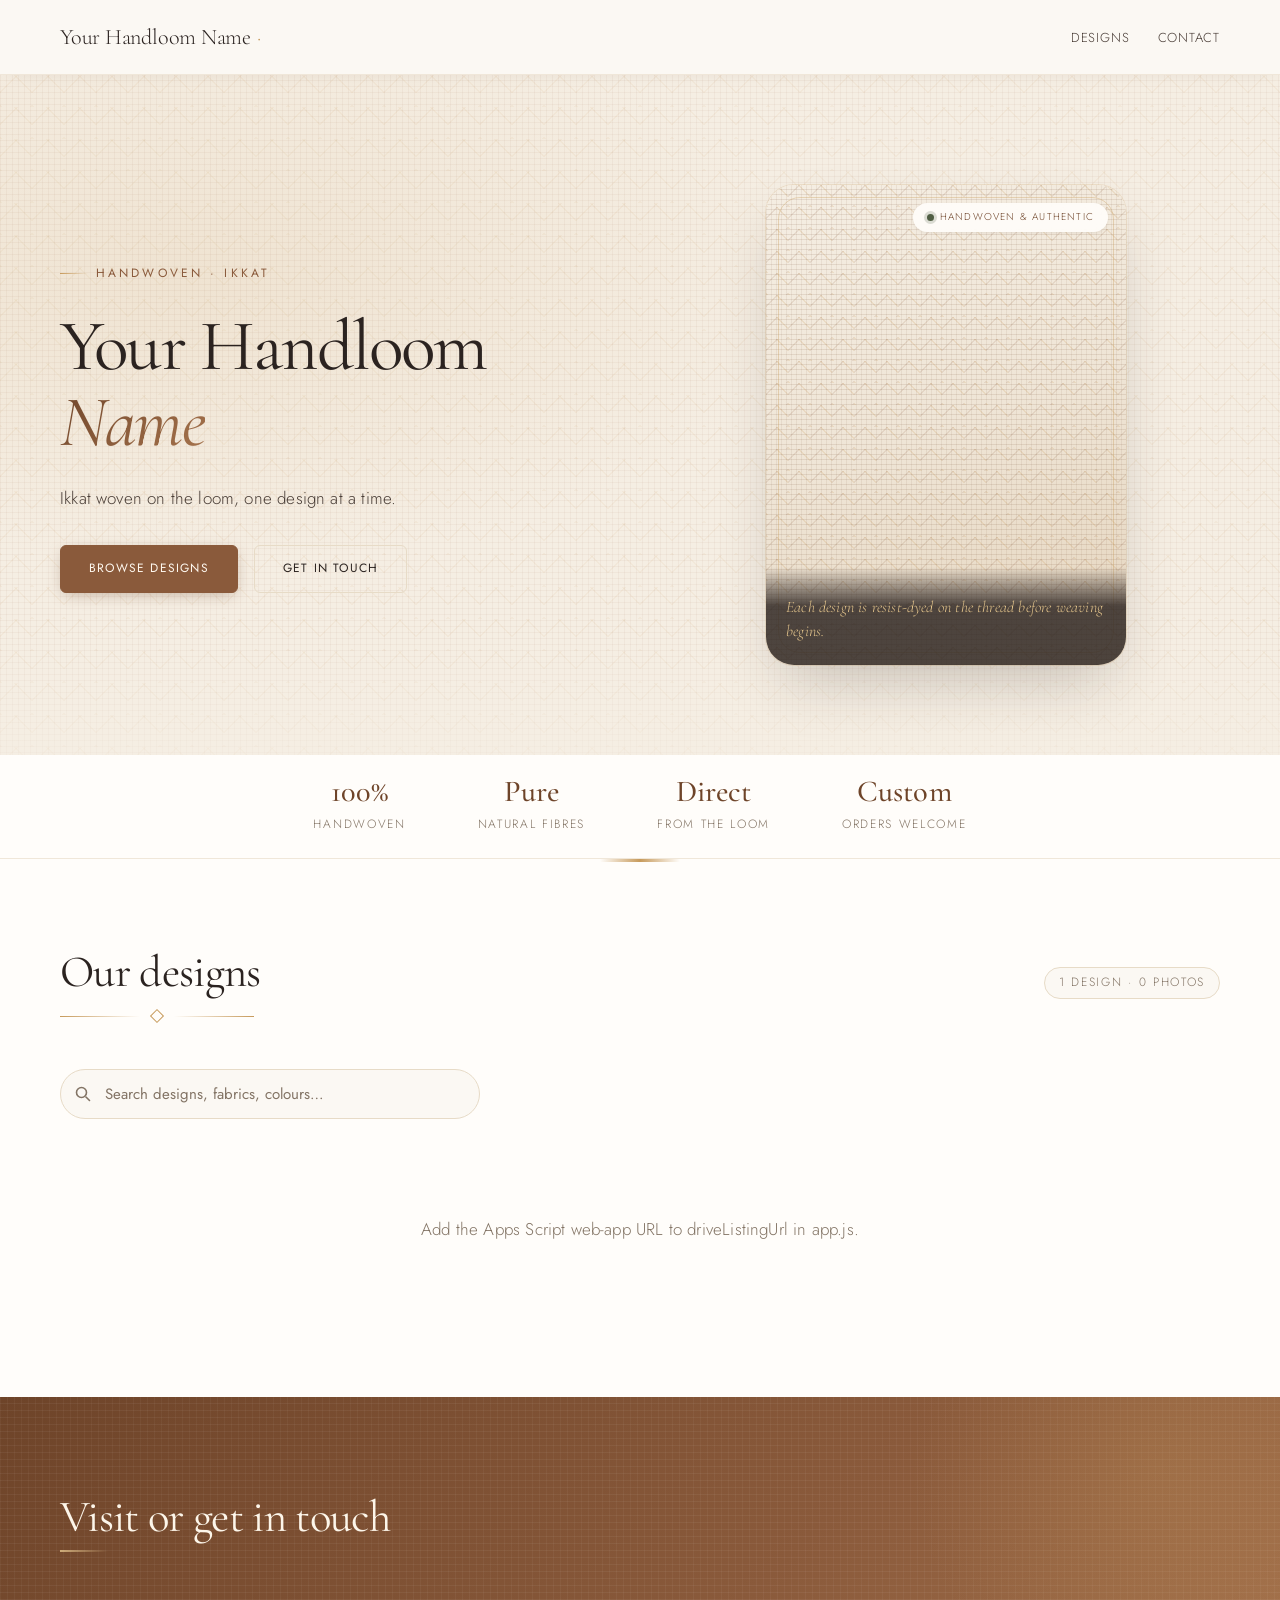
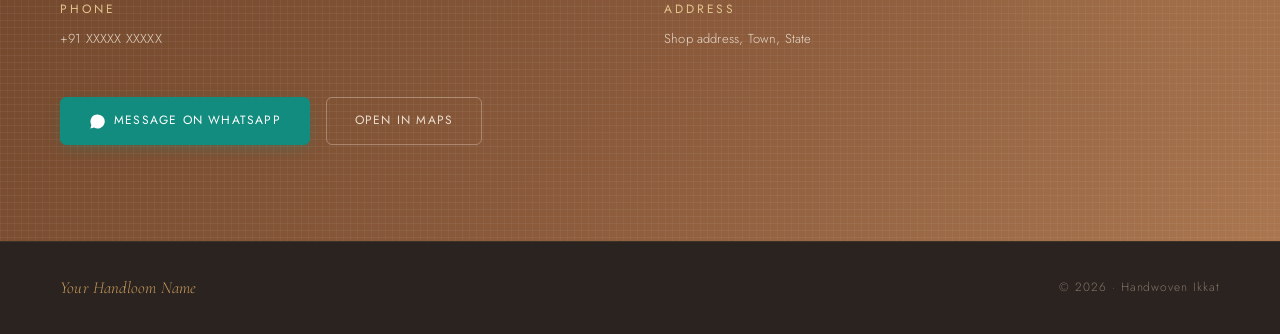
<file: index.html>
<!DOCTYPE html>
<html lang="en">
<head>
  <meta charset="UTF-8">
  <meta name="viewport" content="width=device-width, initial-scale=1, viewport-fit=cover">
  <title>Handloom Ikkat</title>
  <link rel="preconnect" href="https://fonts.googleapis.com">
  <link rel="preconnect" href="https://fonts.gstatic.com" crossorigin>
  <link href="https://fonts.googleapis.com/css2?family=Cormorant+Garamond:ital,wght@0,400;0,500;0,600;1,400;1,500&family=Jost:wght@300;400&display=swap" rel="stylesheet">
  <link rel="stylesheet" href="style.css">
</head>
<body>

<!-- NAV -->
<nav>
  <div class="nav-inner">
    <span class="nav-brand" id="navBrand">Your Handloom</span>
    <ul class="nav-links">
      <li><a href="#designs">Designs</a></li>
      <li><a href="#contact">Contact</a></li>
    </ul>
  </div>
</nav>

<!-- HERO -->
<header class="hero">
  <div class="hero-pattern" aria-hidden="true"></div>
  <div class="wrap hero-inner">
    <div class="hero-text">
      <span class="hero-kicker">Handwoven · Ikkat</span>
      <h1 id="shopName">Your<br><em>Handloom</em><br>Name</h1>
      <p class="hero-sub" id="tagline">Ikkat woven on the loom, one design at a time.</p>
      <div class="hero-actions">
        <a class="btn btn-gold" href="#designs">Browse designs</a>
        <a class="btn btn-ghost" href="#contact">Get in touch</a>
      </div>
    </div>
    <div class="hero-motif">
      <div class="motif-frame">
        <div class="motif-pattern"></div>
        <div class="hero-tag">
          <span class="hero-tag-dot"></span>Handwoven &amp; authentic
        </div>
        <div class="motif-caption">Each design is resist-dyed on the thread before weaving begins.</div>
      </div>
    </div>
  </div>
</header>

<!-- STATS BAR -->
<div class="stats-bar">
  <div class="stats-inner">
    <div class="stat-item"><strong>100%</strong><span>Handwoven</span></div>
    <div class="stat-item"><strong>Pure</strong><span>Natural fibres</span></div>
    <div class="stat-item"><strong>Direct</strong><span>From the loom</span></div>
    <div class="stat-item"><strong>Custom</strong><span>Orders welcome</span></div>
  </div>
</div>

<!-- GALLERY -->
<main>
  <section class="gallery-section" id="designs">
    <div class="wrap">
      <div class="section-head">
        <h2>Our designs</h2>
        <span class="count-tag" id="count"></span>
      </div>
      <div class="divider"><div class="divider-diamond"></div></div>
      <div id="notice"></div>
      <div class="search-row">
        <svg width="16" height="16" viewBox="0 0 16 16" fill="none" aria-hidden="true">
          <circle cx="6.5" cy="6.5" r="5" stroke="currentColor" stroke-width="1.6"/>
          <path d="M11 11l3.5 3.5" stroke="currentColor" stroke-width="1.6" stroke-linecap="round"/>
        </svg>
        <input type="search" id="searchInput" placeholder="Search designs, fabrics, colours…" aria-label="Search designs">
        <button class="clear-btn" id="clearBtn" aria-label="Clear search">×</button>
      </div>
      <ul class="grid" id="grid"></ul>
      <div class="no-results" id="noResults" hidden>
        No designs match "<span id="noResultsQ"></span>". Try a different keyword.
      </div>
      <div class="state" id="state">Loading designs…</div>
    </div>
  </section>

  <!-- CONTACT -->
  <section class="contact-section" id="contact">
    <div class="wrap">
      <h2>Visit or get in touch</h2>
      <div class="contact-divider"></div>
      <div class="contact-cols">
        <div>
          <div class="contact-label">Phone</div>
          <p class="contact-val"><a id="phoneLink" href="#"></a></p>
        </div>
        <div>
          <div class="contact-label">Address</div>
          <p class="contact-val" id="address"></p>
        </div>
      </div>
      <div class="contact-actions">
        <a class="btn btn-wa" id="waGeneral" href="#" target="_blank" rel="noopener">
          <svg width="17" height="17" viewBox="0 0 24 24" fill="currentColor" aria-hidden="true"><path d="M17.47 14.38c-.3-.15-1.76-.87-2.03-.97-.27-.1-.47-.15-.67.15-.2.3-.77.97-.94 1.17-.17.2-.35.22-.65.07a8.17 8.17 0 01-4.04-3.53c-.3-.52.3-.49.87-1.62a.55.55 0 00-.03-.52c-.07-.15-.67-1.61-.92-2.2-.24-.58-.49-.5-.67-.51H7.9c-.17 0-.45.06-.69.31-.24.25-.91.89-.91 2.17s.93 2.52 1.06 2.7c.13.17 1.83 2.8 4.44 3.92.62.27 1.1.43 1.48.55.62.2 1.19.17 1.63.1.5-.07 1.53-.62 1.75-1.23.22-.6.22-1.12.15-1.23-.07-.1-.27-.17-.57-.32zM12 2a10 10 0 00-8.68 14.94L2 22l5.19-1.36A10 10 0 1012 2z"/></svg>
          Message on WhatsApp
        </a>
        <a class="btn btn-ghost-light" id="mapLink" href="#" target="_blank" rel="noopener">Open in Maps</a>
      </div>
    </div>
  </section>
</main>

<!-- FOOTER -->
<footer>
  <div class="footer-inner">
    <span class="footer-brand" id="footName">Your Handloom</span>
    <span class="footer-tagline">© <span id="year"></span> · Handwoven Ikkat</span>
  </div>
</footer>

<!-- DIALOG -->
<dialog id="dlg" aria-labelledby="dlgTitle">
  <div class="dlg">
    <div class="dlg-media">
      <img class="main-img" id="dlgMain" alt="">
      <div class="thumbs" id="dlgThumbs"></div>
    </div>
    <div class="dlg-body">
      <button class="close" id="dlgClose" aria-label="Close">✕</button>
      <div class="dlg-kicker">Handwoven Ikkat</div>
      <h3 id="dlgTitle"></h3>
      <p class="dlg-price" id="dlgPrice"></p>
      <p class="dlg-desc" id="dlgDesc"></p>
      <dl id="dlgDetails"></dl>
      <div class="dlg-footer">
        <a class="btn btn-wa" id="dlgWa" href="#" target="_blank" rel="noopener" style="width:100%;justify-content:center;">
          Ask about this design on WhatsApp
        </a>
      </div>
    </div>
  </div>
</dialog>

<script src="app.js"></script>
</body>
</html>
</file>
<file: style.css>
/* ==========================================================================
   Handloom Ikkat — style.css  (WeaveHeritage tokens + enhanced visuals)
   ========================================================================== */

/* --- Tokens ------------------------------------------------------------- */
:root {
  --cream:        #FBF8F3;
  --cream-2:      #F5EEE3;
  --cream-3:      #EFE5D6;
  --paper:        #FFFDFA;
  --line:         #E7DBC7;
  --line-soft:    #F0E7D9;

  --ink:          #2B2320;
  --ink-2:        #4A3E37;
  --muted:        #837465;

  --brown:        #8A5A3B;
  --brown-d:      #6E4429;
  --brown-l:      #A9764F;
  --gold:         #C79A5B;
  --gold-l:       #E3C48C;
  --terra:        #B4573A;
  --moss:         #4F5D42;
  --indigo:       #2C3E63;

  --font-display: "Cormorant Garamond", Georgia, serif;
  --font-body:    "Jost", "DM Sans", system-ui, sans-serif;

  --fs-xs:   0.75rem;
  --fs-sm:   0.8125rem;
  --fs-base: 0.9375rem;
  --fs-md:   1.0625rem;
  --fs-lg:   1.375rem;
  --fs-xl:   1.75rem;
  --fs-2xl:  2.25rem;
  --fs-3xl:  3rem;
  --fs-4xl:  clamp(2.8rem, 6vw, 4.5rem);

  --sp-1:4px; --sp-2:8px; --sp-3:12px; --sp-4:16px;
  --sp-5:24px; --sp-6:32px; --sp-7:48px; --sp-8:64px; --sp-9:96px;

  --r-sm:6px; --r-md:12px; --r-lg:20px; --r-xl:28px; --r-pill:999px;

  --shadow-sm: 0 1px 3px rgba(43,35,32,.07);
  --shadow-md: 0 8px 24px -6px rgba(43,35,32,.16);
  --shadow-lg: 0 28px 64px -20px rgba(43,35,32,.26);
  --shadow-gold: 0 8px 32px -8px rgba(199,154,91,.35);

  --ease: cubic-bezier(.22,.61,.36,1);
  --dur:  .35s;

  --header-h: 74px;
  --wrap:     1240px;
  --gutter:   clamp(16px, 4vw, 40px);
  --grid-gap: clamp(16px, 2vw, 28px);

  color-scheme: light;
}

@media (max-width: 600px) {
  :root { --header-h:62px; --sp-7:36px; --sp-8:48px; --sp-9:64px; }
}

/* --- Reset -------------------------------------------------------------- */
*,*::before,*::after { box-sizing:border-box; margin:0; }
html { scroll-behavior:smooth; -webkit-text-size-adjust:100%; }
body {
  background: var(--cream);
  color: var(--ink);
  font-family: var(--font-body);
  font-size: var(--fs-base);
  line-height: 1.65;
  font-weight: 300;
  letter-spacing: .012em;
  -webkit-font-smoothing: antialiased;
  overflow-x: hidden;
  padding: env(safe-area-inset-top,0) env(safe-area-inset-right,0) env(safe-area-inset-bottom,0) env(safe-area-inset-left,0);
}
img,svg,video { display:block; max-width:100%; }
[hidden] { display:none!important; }
button { background:none; border:0; cursor:pointer; font:inherit; color:inherit; }
a { color:inherit; text-decoration:none; }
ul,ol { margin:0; padding:0; list-style:none; }
:focus-visible { outline:2px solid var(--brown); outline-offset:3px; border-radius:var(--r-sm); }
::selection { background:var(--gold-l); color:var(--ink); }

/* --- Typography --------------------------------------------------------- */
h1,h2,h3,h4 {
  font-family: var(--font-display);
  font-weight: 400;
  line-height: 1.1;
  letter-spacing: -.015em;
  color: var(--ink);
  margin: 0;
}
h1 { font-size: var(--fs-4xl); }
h2 { font-size: clamp(2rem,3.5vw,var(--fs-3xl)); }
h3 { font-size: var(--fs-lg); }
p  { margin:0; }

/* --- Layout ------------------------------------------------------------- */
.wrap {
  width: 100%;
  max-width: var(--wrap);
  margin-inline: auto;
  padding-inline: var(--gutter);
}

/* ── NAV ─────────────────────────────────────────────────────── */
nav {
  position: sticky;
  top: env(safe-area-inset-top,0);
  z-index: 60;
  background: color-mix(in srgb, var(--cream) 90%, transparent);
  backdrop-filter: blur(18px);
  -webkit-backdrop-filter: blur(18px);
  border-bottom: 1px solid var(--line-soft);
  box-shadow: 0 2px 20px -10px rgba(43,35,32,.15);
}
.nav-inner {
  display: flex;
  align-items: center;
  justify-content: space-between;
  gap: var(--sp-5);
  min-height: var(--header-h);
  max-width: var(--wrap);
  margin: 0 auto;
  padding-inline: var(--gutter);
}
.nav-brand {
  font-family: var(--font-display);
  font-size: 1.38rem;
  letter-spacing: -.01em;
  color: var(--ink);
  position: relative;
}
.nav-brand::after {
  content: '·';
  margin-left: 6px;
  color: var(--gold);
}
.nav-links { display:flex; gap:clamp(14px,2.2vw,32px); list-style:none; padding:0; }
.nav-links a {
  position: relative;
  font-size: var(--fs-sm);
  letter-spacing: .06em;
  text-transform: uppercase;
  padding-block: 6px;
  color: var(--ink-2);
  transition: color var(--dur) var(--ease);
}
.nav-links a::after {
  content:"";
  position:absolute;
  left:0; bottom:0;
  width:0; height:1.5px;
  background: linear-gradient(90deg, var(--brown), var(--gold));
  border-radius: 2px;
  transition: width var(--dur) var(--ease);
}
.nav-links a:hover { color:var(--brown-d); }
.nav-links a:hover::after { width:100%; }
@media (max-width:560px) { .nav-links { display:none; } }

/* ── HERO ────────────────────────────────────────────────────── */
.hero {
  position: relative;
  overflow: hidden;
  background: var(--cream-2);
  padding-block: clamp(64px,9vw,110px) clamp(56px,7vw,90px);
}

/* Layered fabric texture background */
.hero-pattern {
  position: absolute;
  inset: 0;
  pointer-events: none;
  background:
    repeating-linear-gradient(
      0deg, rgba(138,90,59,.055) 0 1px, transparent 1px 6px),
    repeating-linear-gradient(
      90deg, rgba(138,90,59,.055) 0 1px, transparent 1px 6px),
    repeating-linear-gradient(
      45deg, rgba(199,154,91,.07) 0 1.5px, transparent 1.5px 32px),
    repeating-linear-gradient(
      -45deg, rgba(199,154,91,.07) 0 1.5px, transparent 1.5px 32px);
  background-size: 6px 6px, 6px 6px, 32px 32px, 32px 32px;
}
/* warm glow top-left */
.hero::before {
  content:"";
  position:absolute;
  inset:0;
  background: radial-gradient(ellipse 70% 60% at 15% 30%,
    rgba(199,154,91,.13) 0%, transparent 70%);
  pointer-events:none;
}
/* soft vignette bottom */
.hero::after {
  content:"";
  position:absolute;
  inset:auto 0 0 0;
  height:120px;
  background: linear-gradient(to bottom, transparent, rgba(245,238,227,.6));
  pointer-events:none;
}

.hero-inner {
  position: relative;
  z-index: 1;
  display: grid;
  grid-template-columns: 1fr 1fr;
  align-items: center;
  gap: clamp(32px,5vw,72px);
}

.hero-kicker {
  display: inline-flex;
  align-items: center;
  gap: 8px;
  font-size: var(--fs-xs);
  letter-spacing: .26em;
  text-transform: uppercase;
  color: var(--brown);
  font-weight: 400;
  margin-bottom: var(--sp-5);
}
.hero-kicker::before {
  content:"";
  width:28px; height:1px;
  background: linear-gradient(90deg, var(--gold), transparent);
}

.hero h1 {
  font-size: var(--fs-4xl);
  font-weight: 400;
  line-height: 1.06;
  letter-spacing: -.025em;
  color: var(--ink);
  margin-bottom: var(--sp-5);
}
.hero h1 em {
  font-style: italic;
  color: var(--brown);
  background: linear-gradient(135deg, var(--brown-d), var(--brown-l));
  -webkit-background-clip: text;
  -webkit-text-fill-color: transparent;
  background-clip: text;
}
.hero-sub {
  font-size: var(--fs-md);
  color: var(--ink-2);
  max-width: 38ch;
  line-height: 1.7;
  margin-bottom: var(--sp-6);
}
.hero-actions { display:flex; gap:var(--sp-4); flex-wrap:wrap; align-items:center; }

/* Hero motif frame */
.hero-motif { position:relative; display:flex; justify-content:center; }
.motif-frame {
  width: min(360px,100%);
  aspect-ratio: 3/4;
  border-radius: var(--r-xl);
  position: relative;
  overflow: hidden;
  box-shadow:
    var(--shadow-lg),
    0 0 0 1px rgba(199,154,91,.2),
    inset 0 1px 0 rgba(255,255,255,.6);
}
/* Woven fabric texture in motif */
.motif-pattern {
  width:100%; height:100%; display:block;
  background-color: var(--cream-3);
  background-image:
    repeating-linear-gradient(
      0deg, rgba(110,68,41,.12) 0 1px, transparent 1px 5px),
    repeating-linear-gradient(
      90deg, rgba(110,68,41,.08) 0 1px, transparent 1px 5px),
    repeating-linear-gradient(
      45deg, rgba(199,154,91,.18) 0 2px, transparent 2px 22px),
    repeating-linear-gradient(
      -45deg, rgba(138,90,59,.12) 0 2px, transparent 2px 22px),
    linear-gradient(160deg, var(--cream-2) 0%, var(--cream-3) 50%, #e5d5be 100%);
  background-size: 5px 5px, 5px 5px, 22px 22px, 22px 22px, 100% 100%;
}
/* Gold border accent */
.motif-frame::before {
  content:"";
  position:absolute;
  inset:12px;
  border:1px solid rgba(199,154,91,.35);
  border-radius:calc(var(--r-xl) - 6px);
  z-index:2;
  pointer-events:none;
}
.motif-caption {
  position:absolute;
  bottom:0; left:0; right:0;
  padding:28px 20px 22px;
  background: linear-gradient(to top, rgba(43,35,32,.82) 60%, transparent);
  font-family: var(--font-display);
  font-style: italic;
  font-size: 1rem;
  line-height: 1.5;
  color: var(--gold-l);
  z-index: 3;
}

/* Floating decorative tag */
.motif-frame .hero-tag {
  position:absolute;
  top:18px; right:18px;
  z-index:4;
  background: rgba(255,253,250,.92);
  backdrop-filter: blur(8px);
  border-radius: var(--r-pill);
  padding:6px 14px;
  font-size:10px;
  letter-spacing:.12em;
  text-transform:uppercase;
  color:var(--brown-d);
  box-shadow:var(--shadow-sm);
  display:flex; align-items:center; gap:6px;
}
.hero-tag-dot {
  width:7px; height:7px;
  border-radius:50%;
  background: var(--moss);
  box-shadow: 0 0 0 3px rgba(79,93,66,.2);
}

@media (max-width:780px) {
  .hero-inner { grid-template-columns:1fr; }
  .hero-motif { display:none; }
}

/* ── STATS BAR ───────────────────────────────────────────────── */
.stats-bar {
  background: var(--paper);
  border-bottom: 1px solid var(--line-soft);
  padding-block: 22px;
}
.stats-inner {
  display: flex;
  justify-content: center;
  gap: clamp(28px,6vw,72px);
  flex-wrap: wrap;
  max-width: var(--wrap);
  margin: 0 auto;
  padding-inline: var(--gutter);
}
.stat-item { text-align:center; }
.stat-item strong {
  display:block;
  font-family: var(--font-display);
  font-size: 1.9rem;
  font-weight:500;
  color: var(--brown-d);
  line-height:1;
  margin-bottom:4px;
}
.stat-item span {
  font-size: var(--fs-xs);
  letter-spacing:.14em;
  text-transform:uppercase;
  color: var(--muted);
}

/* ── GALLERY SECTION ─────────────────────────────────────────── */
.gallery-section {
  padding-block: clamp(56px,7vw,96px);
  background: var(--paper);
  position: relative;
}
/* Subtle top border accent */
.gallery-section::before {
  content:"";
  position:absolute;
  top:0; left:50%; translate:-50% 0;
  width:80px; height:3px;
  background: linear-gradient(90deg, transparent, var(--gold), transparent);
  border-radius:2px;
}

.section-head {
  display:flex;
  align-items:baseline;
  justify-content:space-between;
  gap:var(--sp-4);
  margin-bottom:var(--sp-3);
  flex-wrap:wrap;
}
.section-head h2 {
  font-family:var(--font-display);
  font-weight:400;
  letter-spacing:-.015em;
  color:var(--ink);
}
.count-tag {
  font-size:var(--fs-xs);
  letter-spacing:.14em;
  text-transform:uppercase;
  color:var(--muted);
  padding:5px 14px;
  border:1px solid var(--line);
  border-radius:var(--r-pill);
  background:var(--cream);
}

/* Woven rule divider */
.divider {
  display:flex;
  align-items:center;
  gap:12px;
  margin-bottom:var(--sp-7);
}
.divider::before, .divider::after {
  content:"";
  flex:1;
  height:1px;
  background:linear-gradient(90deg, var(--gold) 0%, transparent 100%);
  max-width:80px;
}
.divider::after { transform:scaleX(-1); }
.divider-diamond {
  width:10px; height:10px;
  border:1.5px solid var(--gold);
  rotate:45deg;
  flex:none;
}

/* Search */
.search-row {
  display:flex;
  align-items:center;
  margin-bottom:var(--sp-6);
  background:var(--cream);
  border:1.5px solid var(--line);
  border-radius:var(--r-pill);
  max-width:420px;
  transition:border-color var(--dur) var(--ease), box-shadow var(--dur) var(--ease);
  overflow:hidden;
}
.search-row:focus-within {
  border-color:var(--brown);
  box-shadow:0 0 0 4px rgba(138,90,59,.1);
}
.search-row svg { margin:0 14px; flex-shrink:0; color:var(--muted); }
.search-row input {
  flex:1; border:0; padding:13px 0;
  font:var(--fs-base) var(--font-body);
  background:transparent; color:var(--ink); outline:none; min-width:0;
}
.search-row input::placeholder { color:var(--muted); }
.clear-btn {
  background:none; border:0; padding:0 18px;
  cursor:pointer; color:var(--muted);
  font-size:1.2rem; line-height:1;
  visibility:hidden;
  transition:color var(--dur) var(--ease);
}
.clear-btn.visible { visibility:visible; }
.clear-btn:hover { color:var(--ink); }

/* Notice */
.notice {
  border-left:3px solid var(--gold);
  background:linear-gradient(90deg, color-mix(in srgb,var(--gold) 8%,var(--paper)), var(--paper));
  padding:14px 18px;
  margin-bottom:var(--sp-6);
  color:var(--muted);
  font-size:var(--fs-sm);
  border-radius:0 var(--r-md) var(--r-md) 0;
  line-height:1.7;
}
.notice strong { color:var(--ink); font-weight:400; }
.notice em { color:var(--brown); font-style:normal; }
.notice code {
  background:var(--cream-3); padding:2px 7px;
  border-radius:4px; font-size:.82em;
  color:var(--brown-d);
}

/* Grid */
.grid {
  display:grid;
  grid-template-columns:repeat(auto-fill,minmax(min(230px,100%),1fr));
  gap:var(--grid-gap);
  list-style:none; padding:0;
}

/* ── CARD ────────────────────────────────────────────────────── */
.item {
  position:relative;
  display:block;
  width:100%;
  background:var(--paper);
  border:1px solid var(--line-soft);
  border-radius:var(--r-lg);
  overflow:hidden;
  transition:transform var(--dur) var(--ease), box-shadow var(--dur) var(--ease),
             border-color var(--dur) var(--ease);
}
.item:hover {
  transform:translateY(-8px);
  box-shadow:var(--shadow-lg), 0 0 0 1px rgba(199,154,91,.2);
  border-color:var(--line);
}
.item-open {
  position:absolute;
  inset:0;
  z-index:3;
  width:100%;
  height:100%;
  border:0;
  background:transparent;
  cursor:pointer;
  color:transparent;
}
.item-open:focus-visible { outline:2px solid var(--brown); outline-offset:4px; }

.thumb {
  position:relative;
  aspect-ratio:3/4;
  background:var(--cream-3);
  overflow:hidden;
}
.thumb img {
  width:100%; height:100%;
  object-fit:cover; display:block;
  transition:transform .65s var(--ease);
}
.item:hover .thumb img { transform:scale(1.08); }

/* Gradient overlay on hover */
.thumb::after {
  content:"";
  position:absolute; inset:0;
  background:linear-gradient(to top,
    rgba(43,35,32,.55) 0%,
    rgba(43,35,32,.1) 40%,
    transparent 70%);
  opacity:0;
  transition:opacity var(--dur) var(--ease);
}
.item:hover .thumb::after { opacity:1; }

.thumb-overlay {
  position:absolute;
  bottom:14px; left:0; right:0;
  text-align:center;
  z-index:1;
  opacity:0;
  transform:translateY(8px);
  transition:opacity var(--dur) var(--ease), transform var(--dur) var(--ease);
}
.thumb-overlay span {
  display:inline-flex;
  align-items:center;
  gap:6px;
  padding:8px 18px;
  background:rgba(255,253,250,.92);
  backdrop-filter:blur(6px);
  border-radius:var(--r-pill);
  font-size:var(--fs-xs);
  letter-spacing:.1em;
  text-transform:uppercase;
  color:var(--brown-d);
  box-shadow:var(--shadow-md);
}
.item:hover .thumb-overlay { opacity:1; transform:translateY(0); }

.badge {
  position:absolute;
  top:12px; left:12px;
  background:rgba(255,253,250,.92);
  color:var(--brown-d);
  font-size:10px;
  letter-spacing:.12em;
  text-transform:uppercase;
  padding:5px 12px;
  border-radius:var(--r-pill);
  box-shadow:var(--shadow-sm);
  z-index:2;
  backdrop-filter:blur(4px);
}

/* Cap / card footer */
.cap {
  padding:16px 18px 18px;
  display:grid; gap:5px;
  border-top:1px solid var(--line-soft);
}
.cap-name {
  font-family:var(--font-body);
  font-size:var(--fs-base);
  font-weight:400;
  color:var(--ink);
  line-height:1.35;
  letter-spacing:.01em;
}
.cap-price {
  font-family:var(--font-display);
  font-size:var(--fs-md);
  font-weight:600;
  color:var(--brown-d);
  letter-spacing:0;
}

/* State / empty */
.state {
  padding:var(--sp-8) 0;
  text-align:center;
  color:var(--muted);
  font-size:var(--fs-md);
}
.no-results {
  padding:var(--sp-7) 0;
  text-align:center;
  color:var(--muted);
  font-size:var(--fs-base);
}

/* ── DETAIL DIALOG ───────────────────────────────────────────── */
dialog {
  border:0; padding:0;
  width:min(1040px,calc(100vw - 32px));
  max-height:min(840px,calc(100vh - 32px));
  background:var(--cream);
  color:var(--ink);
  overflow:auto;
  border-radius:var(--r-xl);
  box-shadow:0 40px 100px rgba(43,35,32,.35), 0 0 0 1px rgba(199,154,91,.15);
}
dialog::backdrop {
  background:rgba(43,35,32,.75);
  backdrop-filter:blur(6px);
}
.dlg { display:grid; grid-template-columns:1.2fr 1fr; min-height:100%; }

.dlg-media { background:var(--cream-3); display:flex; flex-direction:column; position:relative; }
.dlg-media .main-img {
  flex:1; width:100%;
  object-fit:cover; display:block;
  min-height:0;
}
.thumbs {
  display:flex; gap:6px;
  padding:10px;
  background:var(--cream-2);
  border-top:1px solid var(--line-soft);
  overflow-x:auto;
}
.thumbs button {
  all:unset; cursor:pointer;
  flex:0 0 60px; height:60px;
  opacity:.45;
  border:2px solid transparent;
  border-radius:var(--r-sm);
  overflow:hidden;
  transition:opacity .2s, border-color .2s, transform .2s;
}
.thumbs button[aria-current="true"] { opacity:1; border-color:var(--brown); }
.thumbs button:hover { opacity:.85; transform:scale(1.04); }
.thumbs button:focus-visible { outline:2px solid var(--brown); }
.thumbs img { width:100%; height:100%; object-fit:cover; display:block; }

.dlg-body {
  padding:42px 38px 38px;
  position:relative;
  display:flex;
  flex-direction:column;
  gap:0;
  background:var(--paper);
}
.close {
  position:absolute;
  top:18px; right:18px;
  width:40px; height:40px;
  border:1px solid var(--line);
  background:var(--cream);
  font-size:.95rem;
  cursor:pointer; color:var(--muted);
  display:flex; align-items:center; justify-content:center;
  border-radius:var(--r-pill);
  transition:all var(--dur) var(--ease);
}
.close:hover { color:var(--ink); border-color:var(--brown); background:var(--cream-2); transform:rotate(90deg); }

.dlg-kicker {
  font-size:var(--fs-xs);
  letter-spacing:.24em;
  text-transform:uppercase;
  color:var(--brown);
  margin-bottom:var(--sp-3);
  display:flex; align-items:center; gap:8px;
}
.dlg-kicker::before {
  content:"";
  width:20px; height:1px;
  background:var(--gold);
}
.dlg-body h3 {
  font-family:var(--font-display);
  font-size:2.1rem;
  line-height:1.1;
  margin-bottom:var(--sp-2);
  padding-right:36px;
  color:var(--ink);
}
.dlg-price {
  font-family:var(--font-display);
  font-size:1.2rem;
  font-weight:600;
  color:var(--brown-d);
  margin-bottom:var(--sp-5);
  letter-spacing:0;
}
.dlg-desc {
  font-size:var(--fs-sm);
  line-height:1.7;
  color:var(--muted);
  margin-bottom:var(--sp-5);
}

dl {
  border-top:1px solid var(--line-soft);
  margin-bottom:var(--sp-6);
}
dl div {
  display:grid;
  grid-template-columns:108px 1fr;
  gap:12px;
  padding:10px 0;
  border-bottom:1px solid var(--line-soft);
}
dt {
  font-size:var(--fs-xs);
  letter-spacing:.1em;
  color:var(--muted);
  text-transform:uppercase;
  font-weight:400;
  align-self:start;
  padding-top:2px;
}
dd { margin:0; font-size:var(--fs-sm); }
.dlg-footer { margin-top:auto; padding-top:var(--sp-4); }

@media (max-width:680px) {
  .dlg { grid-template-columns:1fr; }
  .dlg-media { height:58vw; min-height:200px; overflow:hidden; }
  .dlg-media .main-img { height:100%; }
  .dlg-body { padding:28px 24px 26px; background:var(--cream); }
  .dlg-body h3 { font-size:1.65rem; }
}

/* ── CONTACT ─────────────────────────────────────────────────── */
.contact-section {
  position:relative;
  overflow:hidden;
  background:linear-gradient(135deg, var(--brown-d) 0%, var(--brown) 55%, var(--brown-l) 100%);
  color:#FDF6EA;
  padding-block:clamp(56px,8vw,96px);
}
/* Woven texture overlay */
.contact-section::before {
  content:"";
  position:absolute; inset:0;
  background:
    repeating-linear-gradient(
      0deg,rgba(255,255,255,.05) 0 1px, transparent 1px 7px),
    repeating-linear-gradient(
      90deg,rgba(255,255,255,.04) 0 1px, transparent 1px 7px);
  background-size:7px 7px;
  pointer-events:none;
}
/* Gold glow */
.contact-section::after {
  content:"";
  position:absolute;
  top:-40%; right:-10%;
  width:500px; height:500px;
  background:radial-gradient(circle, rgba(199,154,91,.2) 0%, transparent 70%);
  pointer-events:none;
}
.contact-section .wrap { position:relative; z-index:1; }
.contact-section h2 {
  font-family:var(--font-display);
  color:#FDF6EA;
  margin-bottom:var(--sp-2);
}
.contact-divider {
  width:48px; height:2px;
  background:linear-gradient(90deg, var(--gold-l), transparent);
  margin-bottom:var(--sp-7);
  opacity:.8;
}
.contact-cols {
  display:grid;
  grid-template-columns:repeat(auto-fit,minmax(200px,1fr));
  gap:var(--sp-7);
  margin-bottom:var(--sp-7);
}
.contact-label {
  font-size:var(--fs-xs);
  letter-spacing:.24em;
  text-transform:uppercase;
  color:var(--gold-l);
  margin-bottom:var(--sp-2);
  font-weight:400;
}
.contact-val { color:rgba(253,246,234,.8); font-size:var(--fs-sm); line-height:1.65; }
.contact-val a:hover { color:var(--gold-l); }
.contact-actions { display:flex; gap:var(--sp-4); flex-wrap:wrap; }

/* ── BUTTONS ─────────────────────────────────────────────────── */
.btn {
  display:inline-flex;
  align-items:center; justify-content:center;
  gap:var(--sp-2);
  padding:13px 28px;
  border:1.5px solid transparent;
  border-radius:var(--r-sm);
  font-size:var(--fs-xs);
  font-weight:400;
  letter-spacing:.1em;
  text-transform:uppercase;
  white-space:nowrap;
  cursor:pointer;
  transition:all var(--dur) var(--ease);
  position:relative;
  overflow:hidden;
}
/* Shimmer effect */
.btn::after {
  content:"";
  position:absolute;
  inset:0;
  background:linear-gradient(105deg, transparent 35%, rgba(255,255,255,.25) 50%, transparent 65%);
  transform:translateX(-120%);
  transition:transform .55s var(--ease);
}
.btn:hover::after { transform:translateX(120%); }

.btn-gold {
  background:var(--brown);
  color:#FFF9F0;
  border-color:var(--brown);
  box-shadow:0 4px 16px -4px rgba(110,68,41,.4);
}
.btn-gold:hover {
  background:var(--brown-d);
  border-color:var(--brown-d);
  transform:translateY(-2px);
  box-shadow:0 8px 24px -4px rgba(110,68,41,.45);
}
.btn-ghost {
  background:transparent;
  color:var(--ink);
  border-color:var(--line);
}
.btn-ghost:hover {
  background:var(--cream-2);
  color:var(--brown-d);
  border-color:var(--brown-l);
  transform:translateY(-2px);
}
.btn-wa {
  background:#128C7E;
  color:#fff;
  border-color:#128C7E;
  box-shadow:0 4px 16px -4px rgba(18,140,126,.4);
}
.btn-wa:hover {
  background:#0e7368;
  transform:translateY(-2px);
  box-shadow:0 8px 24px -4px rgba(18,140,126,.45);
}
.btn-ghost-light {
  background:transparent;
  color:rgba(253,246,234,.85);
  border-color:rgba(253,246,234,.3);
}
.btn-ghost-light:hover {
  background:rgba(253,246,234,.1);
  color:#FDF6EA;
  border-color:rgba(253,246,234,.6);
  transform:translateY(-2px);
}

/* ── FOOTER ─────────────────────────────────────────────────── */
footer {
  background:var(--ink);
  border-top:1px solid rgba(199,154,91,.12);
  padding-block:var(--sp-6);
  color:var(--muted);
  font-size:var(--fs-xs);
}
.footer-inner {
  display:flex;
  align-items:center;
  justify-content:space-between;
  gap:var(--sp-4);
  flex-wrap:wrap;
  max-width:var(--wrap);
  margin:0 auto;
  padding-inline:var(--gutter);
}
.footer-brand {
  font-family:var(--font-display);
  font-style:italic;
  font-size:1.05rem;
  color:var(--gold);
}
.footer-tagline { letter-spacing:.08em; }

/* ── MOTION ─────────────────────────────────────────────────── */
@media (prefers-reduced-motion:reduce) {
  html { scroll-behavior:auto; }
  *,*::before,*::after { transition-duration:.001ms!important; animation-duration:.001ms!important; }
}
</file>
